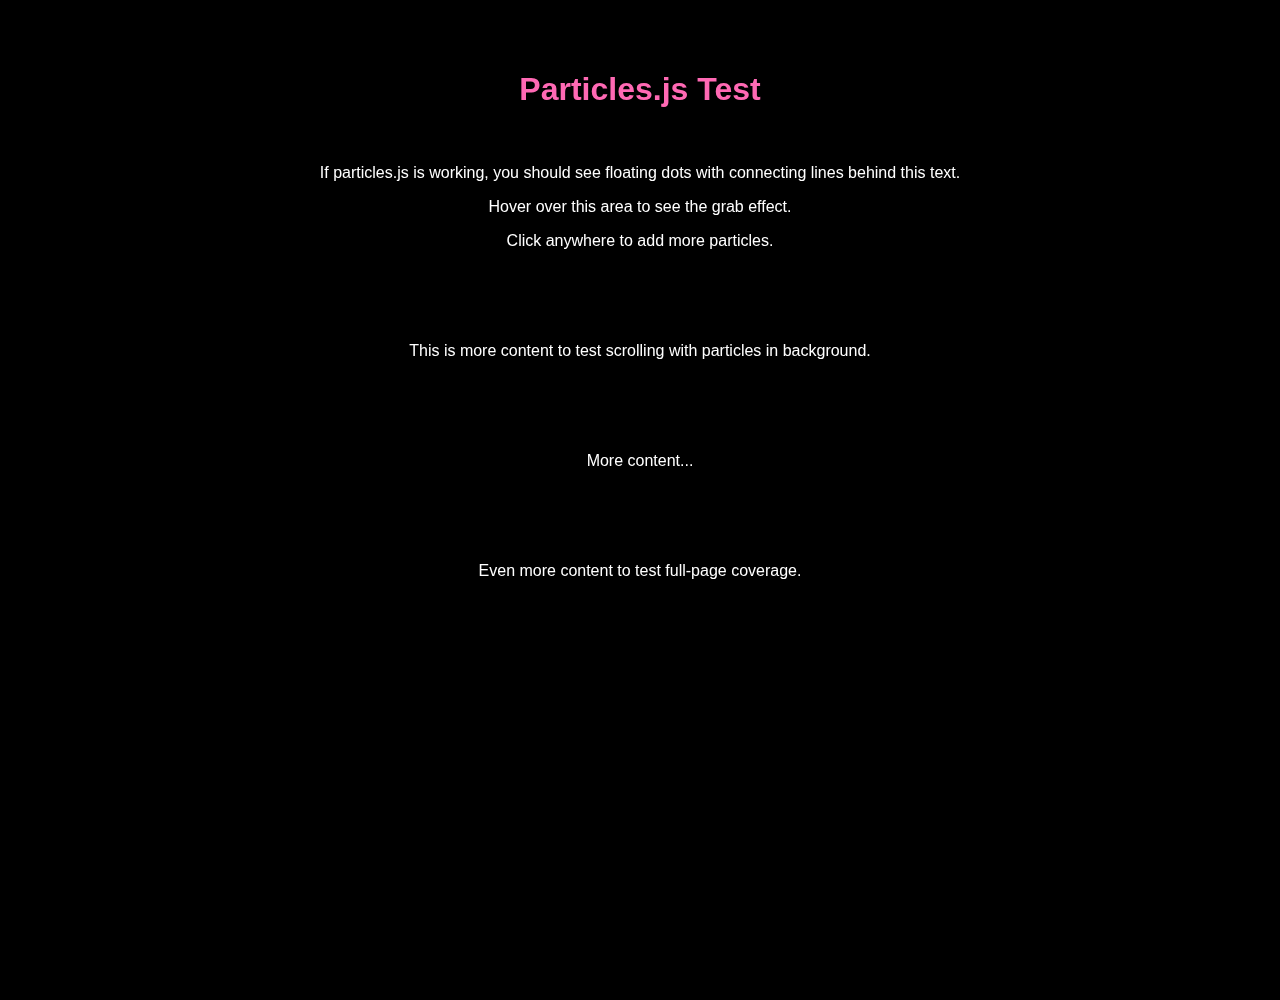
<file: simple-particles-test.html>
<!DOCTYPE html>
<html lang="en">
<head>
    <meta charset="UTF-8">
    <meta name="viewport" content="width=device-width, initial-scale=1.0">
    <title>Simple Particles Test</title>
    <style>
        body {
            margin: 0;
            padding: 0;
            background: #000;
            color: #fff;
            font-family: Arial, sans-serif;
            overflow-x: hidden;
        }
        
        #particles-js {
            position: fixed !important;
            width: 100% !important;
            height: 100% !important;
            top: 0 !important;
            left: 0 !important;
            z-index: -1 !important;
            pointer-events: none !important;
            margin: 0 !important;
            padding: 0 !important;
        }
        
        .content {
            position: relative;
            z-index: 1;
            text-align: center;
            padding: 50px;
            min-height: 100vh;
        }
        
        h1 {
            color: #ff69b4;
            margin-bottom: 20px;
        }
        
        .test-box {
            background: rgba(0, 0, 0, 0.7);
            padding: 20px;
            border-radius: 10px;
            margin: 20px 0;
        }
    </style>
</head>
<body>    
    <div class="content">
        <h1>Particles.js Test</h1>
        <div class="test-box">
            <p>If particles.js is working, you should see floating dots with connecting lines behind this text.</p>
            <p>Hover over this area to see the grab effect.</p>
            <p>Click anywhere to add more particles.</p>
        </div>
        <div class="test-box">
            <p>This is more content to test scrolling with particles in background.</p>
        </div>
        <div class="test-box">
            <p>More content...</p>
        </div>
        <div class="test-box">
            <p>Even more content to test full-page coverage.</p>
        </div>
    </div>

    <!-- Particles.js -->
    <script src="https://cdn.jsdelivr.net/npm/particles.js@2.0.0/particles.min.js"></script>
    
    <script>
        // Create particles container programmatically
        function initTestParticles() {
            // Create particles container
            const particlesContainer = document.createElement('div');
            particlesContainer.id = 'particles-js';
            document.body.appendChild(particlesContainer);
            
            // Initialize particles
            particlesJS("particles-js", {
            "particles": {
                "number": {
                    "value": 80,
                    "density": {
                        "enable": true,
                        "value_area": 800
                    }
                },
                "color": {
                    "value": "#ff69b4"
                },
                "shape": {
                    "type": "circle"
                },
                "opacity": {
                    "value": 0.5,
                    "random": false
                },
                "size": {
                    "value": 3,
                    "random": true
                },
                "line_linked": {
                    "enable": true,
                    "distance": 150,
                    "color": "#ff69b4",
                    "opacity": 0.4,
                    "width": 1
                },
                "move": {
                    "enable": true,
                    "speed": 6,
                    "direction": "none",
                    "random": false,
                    "straight": false,
                    "out_mode": "out",
                    "bounce": false
                }
            },
            "interactivity": {
                "detect_on": "canvas",
                "events": {
                    "onhover": {
                        "enable": true,
                        "mode": "grab"
                    },
                    "onclick": {
                        "enable": true,
                        "mode": "push"
                    },
                    "resize": true
                },
                "modes": {
                    "grab": {
                        "distance": 140,
                        "line_linked": {
                            "opacity": 1
                        }
                    },
                    "push": {
                        "particles_nb": 4
                    }
                }
            },
            "retina_detect": true
        });
        
        console.log('Particles.js initialized');
        }
        
        // Initialize when page loads
        document.addEventListener('DOMContentLoaded', initTestParticles);
    </script>
</body>
</html>
</file>
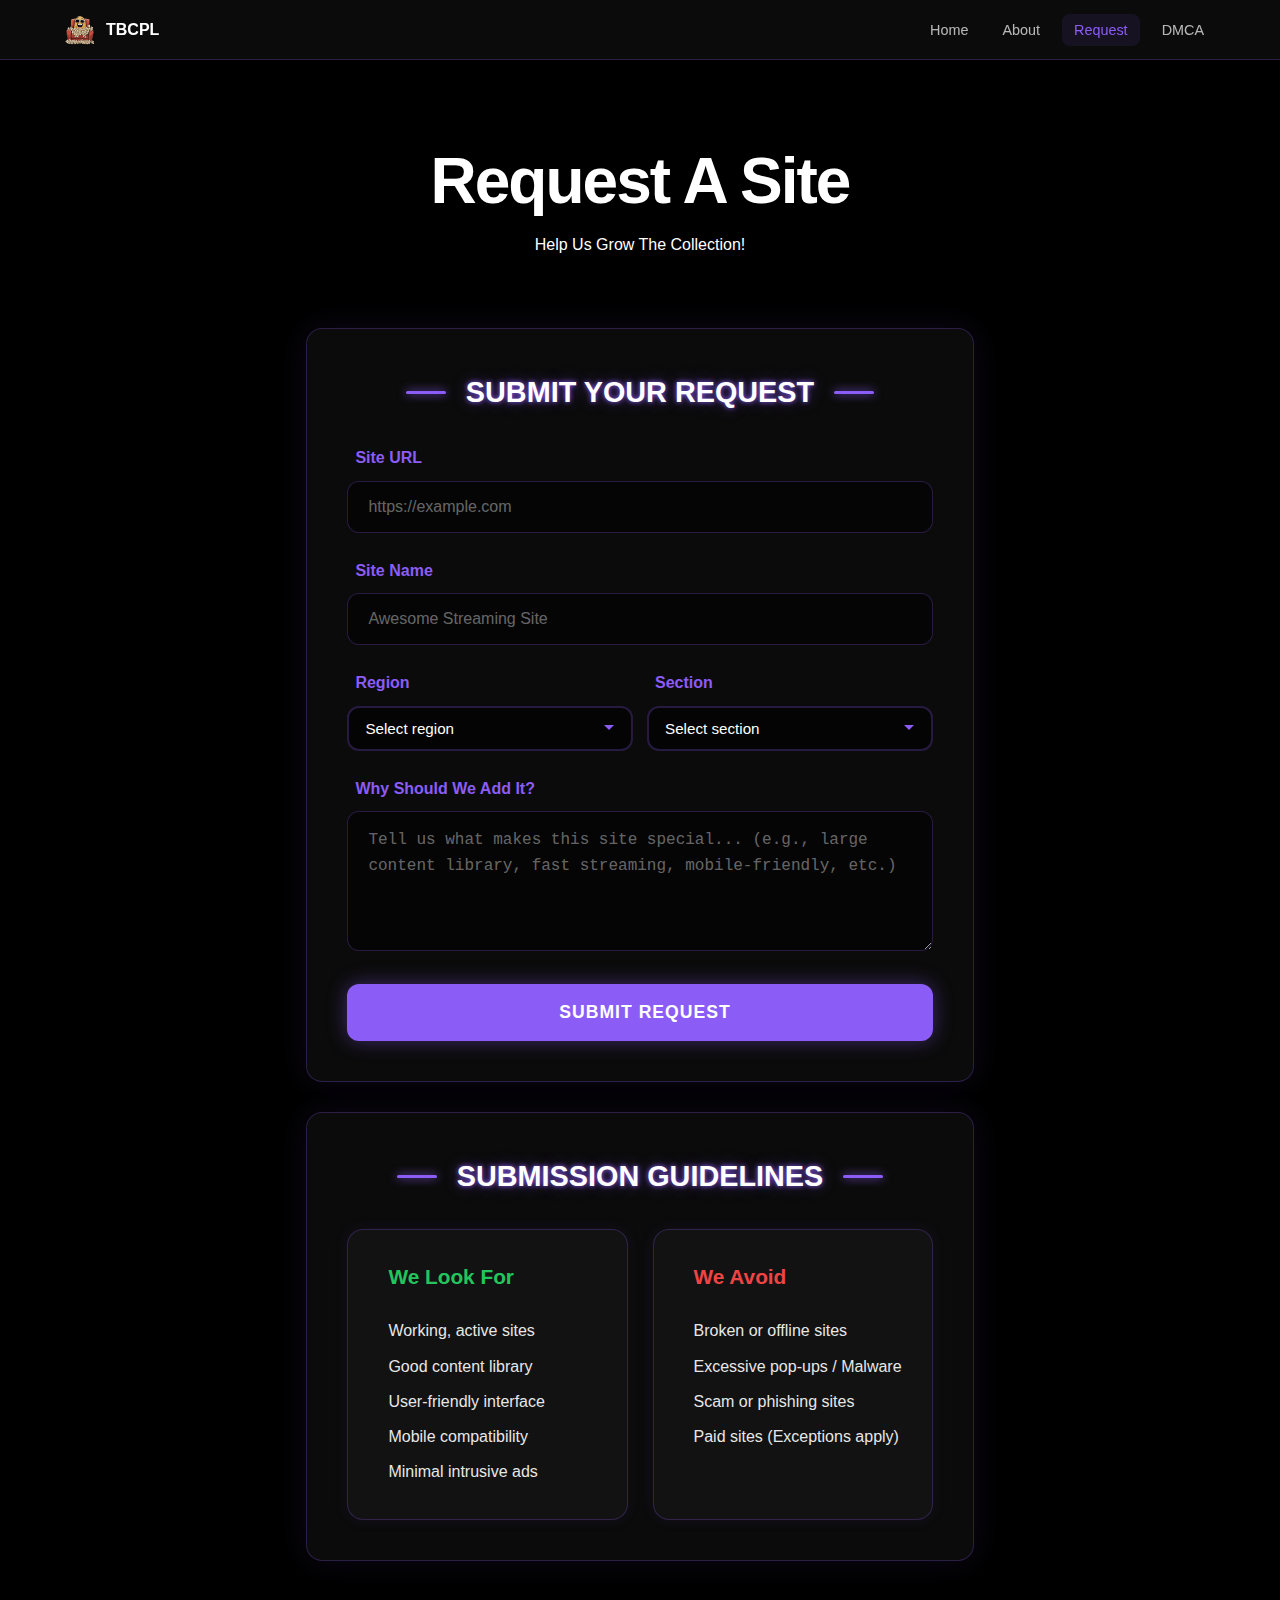
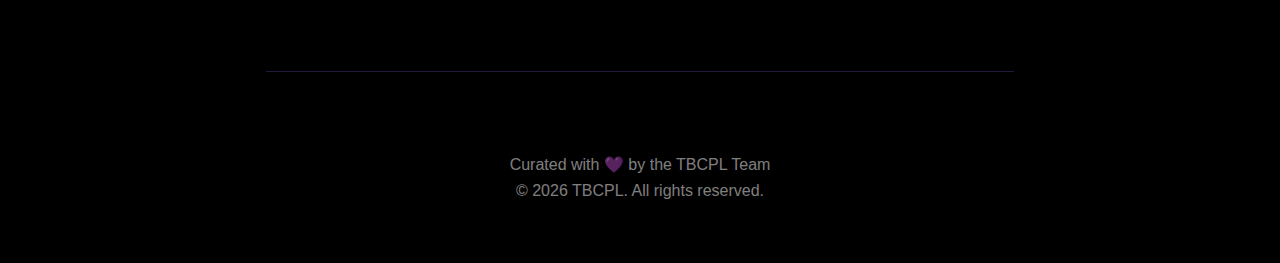
<file: site-request.html>
<!DOCTYPE html>
<html lang="en">
<head>
    <meta charset="UTF-8">
    <meta name="viewport" content="width=device-width, initial-scale=1.0">
    <title>Request A Site - TBCPL</title>
    <meta name="description" content="Request a site to be added to TBCPL">
    <meta name="color-scheme" content="dark">

    <link rel="icon" href="https://tbcpl.lol/logo.png" type="image/png">
    <script src="https://cdnjs.cloudflare.com/ajax/libs/pace/1.2.4/pace.min.js"></script>

    <link rel="stylesheet" href="./css/flash.css">
    <link rel="stylesheet" href="./style.css">

    <link rel="preconnect" href="https://fonts.googleapis.com">
    <link rel="preconnect" href="https://fonts.gstatic.com" crossorigin>
    <link href="https://fonts.googleapis.com/css2?family=Inter:wght@400;600;800&display=swap" rel="stylesheet">
    <link rel="stylesheet" href="https://cdnjs.cloudflare.com/ajax/libs/font-awesome/6.5.0/css/all.min.css">

    <style>
        /* Match the country dropdown on index.html */
        .form-select {
            appearance: none;
            -webkit-appearance: none;
            background: rgba(0, 0, 0, 0.6) url("data:image/svg+xml,%3Csvg xmlns='http://www.w3.org/2000/svg' width='12' height='8' viewBox='0 0 12 8'%3E%3Cpath fill='%238b5cf6' d='M1 1l5 5 5-5'/%3E%3C/svg%3E") no-repeat right 16px center;
            border: 2px solid rgba(139, 92, 246, 0.25);
            border-radius: 12px;
            color: #fff;
            cursor: pointer;
            font-size: 0.95rem;
            font-weight: 500;
            font-family: 'Inter', sans-serif;
            outline: none;
            padding: 12px 44px 12px 16px;
            transition: border-color 0.3s, box-shadow 0.3s;
            width: 100%;
        }
        .form-select:hover { border-color: #8b5cf6; }
        .form-select:focus { border-color: #8b5cf6; box-shadow: 0 0 25px rgba(139, 92, 246, 0.4); }
        .form-select option { background: #0f0f0f; color: #fff; font-weight: 500; }

        .form-row-2 {
            display: grid;
            grid-template-columns: 1fr 1fr;
            gap: 14px;
        }
        @media (max-width: 600px) {
            .form-row-2 { grid-template-columns: 1fr; }
        }
    </style>
</head>

<body>
    <nav class="navbar" id="navbar">
        <div class="nav-container">
            <a href="index.html" class="nav-logo">
                <img src="logo.png" alt="TBCPL" class="nav-logo-img"> TBCPL
            </a>
            <button class="nav-toggle" id="navToggle"><i class="fas fa-bars"></i></button>
            <ul class="nav-menu" id="navMenu">
                <li><a href="index.html" class="nav-link"><i class="fas fa-home"></i> Home</a></li>
                <li><a href="about.html" class="nav-link"><i class="fas fa-info-circle"></i> About</a></li>
                <li><a href="site-request.html" class="nav-link active"><i class="fas fa-plus-circle"></i> Request</a></li>
                <li><a href="dmca.html" class="nav-link"><i class="fas fa-shield-alt"></i> DMCA</a></li>
            </ul>
        </div>
    </nav>

    <div class="container">
        <div class="hero-section">
            <h1 class="hero-title">Request A Site</h1>
            <div class="subtitle">Help Us Grow The Collection!</div>
        </div>

        <div class="page-content">
            <div class="form-section">
                <h2 class="section-header">Submit Your Request</h2>

                <form id="siteRequestForm">
                    <div class="form-group">
                        <label class="form-label"><i class="fas fa-link"></i> Site URL</label>
                        <input type="url" id="siteUrl" class="form-input" placeholder="https://example.com" required>
                    </div>

                    <div class="form-group">
                        <label class="form-label"><i class="fas fa-tag"></i> Site Name</label>
                        <input type="text" id="siteName" class="form-input" placeholder="Awesome Streaming Site" required>
                    </div>

                    <div class="form-row-2">
                        <div class="form-group">
                            <label class="form-label"><i class="fas fa-globe"></i> Region</label>
                            <select id="siteRegion" class="form-select" required>
                                <option value="">Loading regions…</option>
                            </select>
                        </div>

                        <div class="form-group">
                            <label class="form-label"><i class="fas fa-folder"></i> Section</label>
                            <select id="siteCategory" class="form-select" required>
                                <option value="">Select section</option>
                                <option value="movies">🎬 Movies & Shows</option>
                                <option value="anime">⛩️ Anime</option>
                                <option value="manga">📚 Manga / Comics</option>
                                <option value="livetv">📺 Live TV & Sports</option>
                                <option value="paid">💳 Paid Services</option>
                                <option value="apps">📱 Apps</option>
                            </select>
                        </div>
                    </div>

                    <div class="form-group">
                        <label class="form-label"><i class="fas fa-star"></i> Why Should We Add It?</label>
                        <textarea id="siteFeature" class="form-input" placeholder="Tell us what makes this site special... (e.g., large content library, fast streaming, mobile-friendly, etc.)" required></textarea>
                    </div>

                    <button type="submit" class="form-submit">
                        <i class="fas fa-paper-plane"></i> Submit Request
                    </button>
                </form>

                <div id="successMessage" class="success-message">
                    <div class="icon">✅</div>
                    <h3>Request Sent Successfully!</h3>
                    <p>Thank you for your submission. We'll review it and add quality sites to our list.</p>
                </div>
            </div>

            <div class="form-section">
                <h2 class="section-header">Submission Guidelines</h2>

                <div class="guidelines-grid">
                    <div class="guideline-card">
                        <h3 class="positive"><i class="fas fa-check-circle"></i> We Look For</h3>
                        <ul class="guideline-list">
                            <li><i class="fas fa-caret-right"></i> Working, active sites</li>
                            <li><i class="fas fa-caret-right"></i> Good content library</li>
                            <li><i class="fas fa-caret-right"></i> User-friendly interface</li>
                            <li><i class="fas fa-caret-right"></i> Mobile compatibility</li>
                            <li><i class="fas fa-caret-right"></i> Minimal intrusive ads</li>
                        </ul>
                    </div>

                    <div class="guideline-card">
                        <h3 class="negative"><i class="fas fa-times-circle"></i> We Avoid</h3>
                        <ul class="guideline-list">
                            <li><i class="fas fa-caret-right"></i> Broken or offline sites</li>
                            <li><i class="fas fa-caret-right"></i> Excessive pop-ups / Malware</li>
                            <li><i class="fas fa-caret-right"></i> Scam or phishing sites</li>
                            <li><i class="fas fa-caret-right"></i> Paid sites (Exceptions apply)</li>
                        </ul>
                    </div>
                </div>
            </div>
        </div>

        <footer class="footer">
            <div class="footer-links">
                <a href="https://discord.gg/BPxzYVY5UU" target="_blank" class="footer-link"><i class="fab fa-discord"></i></a>
                <a href="https://github.com/N3rdmade/TBCPL/" target="_blank" class="footer-link"><i class="fab fa-github"></i></a>
            </div>
            <p>Curated with 💜 by the TBCPL Team</p>
            <p class="copyright">&copy; 2026 TBCPL. All rights reserved.</p>
        </footer>
    </div>

    <script>
        // Load regions dynamically from regions.json (same source as index.html)
        async function loadRegionsForForm() {
            const select = document.getElementById('siteRegion');
            try {
                const bust = '?v=' + Date.now();
                const r = await fetch('regions.json' + bust, { cache: 'no-store' });
                if (!r.ok) throw new Error('not found');
                const cfg = await r.json();
                select.innerHTML = '<option value="">Select region</option>';
                cfg.regions.filter(rg => rg.enabled !== false).forEach(rg => {
                    const opt = document.createElement('option');
                    opt.value = rg.code;
                    opt.textContent = (rg.flag || '') + ' ' + (rg.name || rg.code);
                    select.appendChild(opt);
                });
            } catch (e) {
                // Fallback hardcoded list if regions.json doesn't exist yet
                const fallback = [
                    {c:'USA',f:'🇺🇸',n:'United States'},
                    {c:'INDIA',f:'🇮🇳',n:'India'},
                    {c:'RUSSIA',f:'🇷🇺',n:'Russia'},
                    {c:'GERMANY',f:'🇩🇪',n:'Germany'},
                    {c:'FRANCE',f:'🇫🇷',n:'France'},
                    {c:'BRAZIL',f:'🇧🇷',n:'Brazil'},
                    {c:'JAPAN',f:'🇯🇵',n:'Japan'},
                    {c:'SOUTHKOREA',f:'🇰🇷',n:'South Korea'},
                    {c:'SPAIN',f:'🇪🇸',n:'Spain'},
                    {c:'ITALY',f:'🇮🇹',n:'Italy'},
                    {c:'CANADA',f:'🇨🇦',n:'Canada'},
                    {c:'AUSTRALIA',f:'🇦🇺',n:'Australia'},
                    {c:'POLAND',f:'🇵🇱',n:'Poland'},
                    {c:'NETHERLANDS',f:'🇳🇱',n:'Netherlands'},
                    {c:'PORTUGAL',f:'🇵🇹',n:'Portugal'},
                ];
                select.innerHTML = '<option value="">Select region</option>';
                fallback.forEach(rg => {
                    const opt = document.createElement('option');
                    opt.value = rg.c;
                    opt.textContent = rg.f + ' ' + rg.n;
                    select.appendChild(opt);
                });
            }
        }

        const form = document.getElementById('siteRequestForm');
        form.addEventListener('submit', async (e) => {
            e.preventDefault();
            const payload = {
                siteUrl: document.getElementById('siteUrl').value,
                siteName: document.getElementById('siteName').value,
                siteFeature: document.getElementById('siteFeature').value,
                region: document.getElementById('siteRegion').value,
                category: document.getElementById('siteCategory').value,
                submittedAt: new Date().toISOString()
            };
            try {
                const res = await fetch('https://api.vidsrc.wtf/tbcpl/site_request', {
                    method: 'POST',
                    headers: { 'Content-Type': 'application/json' },
                    body: JSON.stringify(payload)
                });
                if (res.ok) {
                    form.style.display = 'none';
                    document.getElementById('successMessage').style.display = 'block';
                } else { throw new Error(); }
            } catch (err) { alert('Error sending request. Please contact us on Discord.'); }
        });

        document.getElementById('navToggle').addEventListener('click', () => {
            document.getElementById('navMenu').classList.toggle('active');
        });
        window.addEventListener('scroll', () => {
            document.getElementById('navbar').classList.toggle('scrolled', window.scrollY > 50);
        });

        // Load regions on page load
        loadRegionsForForm();
    </script>
</body>
<!-- Google tag (gtag.js) -->
<script async src="https://www.googletagmanager.com/gtag/js?id=G-TD8F20DS4V"></script>
<script>
  window.dataLayer = window.dataLayer || [];
  function gtag(){dataLayer.push(arguments);}
  gtag('js', new Date());

  gtag('config', 'G-TD8F20DS4V');
</script>
</html>
</file>
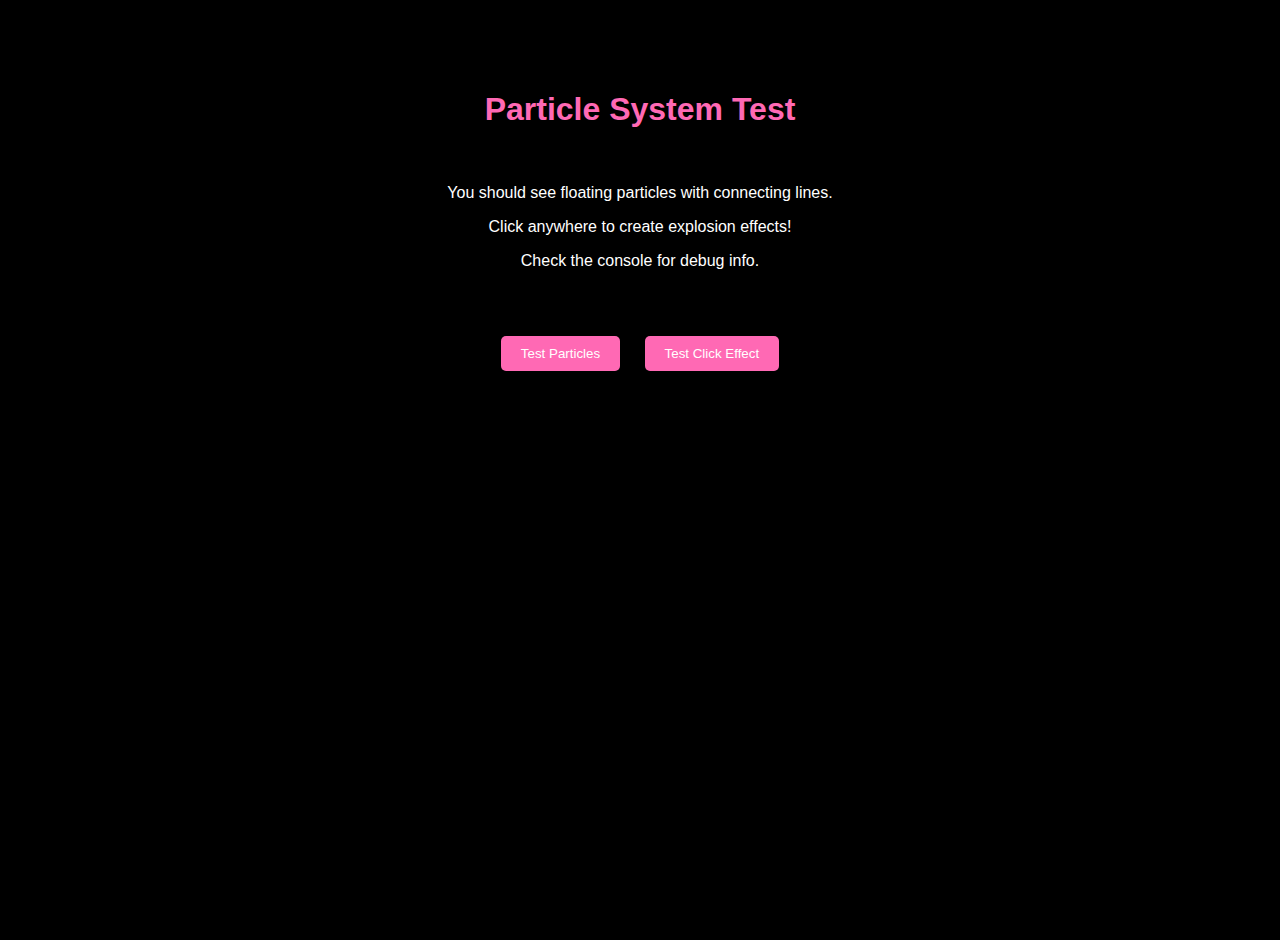
<file: test-particles.html>
<!DOCTYPE html>
<html lang="en">
<head>
    <meta charset="UTF-8">
    <meta name="viewport" content="width=device-width, initial-scale=1.0">
    <title>Particle Test</title>
    <style>
        body {
            margin: 0;
            padding: 20px;
            background: #000;
            color: #fff;
            font-family: Arial, sans-serif;
            min-height: 100vh;
        }
        .test-content {
            position: relative;
            z-index: 10;
            text-align: center;
            padding: 50px;
        }
        h1 {
            color: #ff69b4;
            margin-bottom: 20px;
        }
        .info {
            background: rgba(0, 0, 0, 0.7);
            padding: 20px;
            border-radius: 10px;
            margin: 20px 0;
        }
        button {
            background: #ff69b4;
            color: white;
            border: none;
            padding: 10px 20px;
            border-radius: 5px;
            cursor: pointer;
            margin: 10px;
        }
    </style>
</head>
<body>
    <!-- Particles Background -->
    <div id="particles-js"></div>
    
    <div class="test-content">
        <h1>Particle System Test</h1>
        <div class="info">
            <p>You should see floating particles with connecting lines.</p>
            <p>Click anywhere to create explosion effects!</p>
            <p>Check the console for debug info.</p>
        </div>
        <button onclick="testParticles()">Test Particles</button>
        <button onclick="testClick()">Test Click Effect</button>
    </div>

    <!-- Particles.js Library and Configuration -->
    <script src="https://cdn.jsdelivr.net/npm/particles.js@2.0.0/particles.min.js"></script>
    <script src="js/particles-config.js"></script>
    <script src="js/particles-init.js"></script>
    <script src="js/mouse-effects.js"></script>
    
    <script>
        function testParticles() {
            console.log('Testing particles...');
            if (typeof pJSDom !== 'undefined' && pJSDom[0]) {
                console.log('Particles.js loaded:', pJSDom[0]);
                console.log('Particles count:', pJSDom[0].pJS.particles.array.length);
                console.log('Canvas:', pJSDom[0].pJS.canvas.el);
            } else if (window.particlesLoaded) {
                console.log('Particles initialized but pJSDom not available');
            } else {
                console.log('No particles found!');
            }
        }
        
        function testClick() {
            if (window.mouseEffects) {
                window.mouseEffects.cursor.x = window.innerWidth / 2;
                window.mouseEffects.cursor.y = window.innerHeight / 2;
                window.mouseEffects.createClickEffect();
            }
        }
        
        // Auto-test after 2 seconds
        setTimeout(testParticles, 2000);
    </script>
</body>
</html>
</file>
<file: css/flash.css>
.pace {
	-webkit-pointer-events: none;
	pointer-events: none;
	-webkit-user-select: none;
	-moz-user-select: none;
	user-select: none;
}

.pace-inactive {
	display: none;
}

.pace .pace-progress {
	background: #29d;
	position: fixed;
	z-index: 2000;
	top: 0;
	right: 100%;
	width: 100%;
	height: 2px;
}

.pace .pace-progress-inner {
	display: block;
	position: absolute;
	right: 0px;
	width: 100px;
	height: 100%;
	box-shadow: 0 0 10px #29d, 0 0 5px #29d;
	opacity: 1.0;
	-webkit-transform: rotate(3deg) translate(0px, -4px);
	-moz-transform: rotate(3deg) translate(0px, -4px);
	-ms-transform: rotate(3deg) translate(0px, -4px);
	-o-transform: rotate(3deg) translate(0px, -4px);
	transform: rotate(3deg) translate(0px, -4px);
}

.pace .pace-activity {
	display: block;
	position: fixed;
	z-index: 2000;
	top: 15px;
	right: 15px;
	width: 14px;
	height: 14px;
	border: solid 2px transparent;
	border-top-color: #29d;
	border-left-color: #29d;
	border-radius: 10px;
	-webkit-animation: pace-spinner 400ms linear infinite;
	-moz-animation: pace-spinner 400ms linear infinite;
	-ms-animation: pace-spinner 400ms linear infinite;
	-o-animation: pace-spinner 400ms linear infinite;
	animation: pace-spinner 400ms linear infinite;
}

@-webkit-keyframes pace-spinner {
	0% { -webkit-transform: rotate(0deg); transform: rotate(0deg); }
	100% { -webkit-transform: rotate(360deg); transform: rotate(360deg); }
}
@-moz-keyframes pace-spinner {
	0% { -moz-transform: rotate(0deg); transform: rotate(0deg); }
	100% { -moz-transform: rotate(360deg); transform: rotate(360deg); }
}
@-o-keyframes pace-spinner {
	0% { -o-transform: rotate(0deg); transform: rotate(0deg); }
	100% { -o-transform: rotate(360deg); transform: rotate(360deg); }
}
@-ms-keyframes pace-spinner {
	0% { -ms-transform: rotate(0deg); transform: rotate(0deg); }
	100% { -ms-transform: rotate(360deg); transform: rotate(360deg); }
}
@keyframes pace-spinner {
	0% { transform: rotate(0deg); transform: rotate(0deg); }
	100% { transform: rotate(360deg); transform: rotate(360deg); }
}
</file>
<file: style.css>
/* ===================================
   TBCPL - AMOLED Purple Glass
   Final Theme: Smart Presentation Mode
   =================================== */

:root {
    --background: #000000;
    --surface-glass: rgba(15, 15, 15, 0.75);
    --border: rgba(139, 92, 246, 0.25);
    --accent-primary: #8b5cf6;
    --accent-hover: #a78bfa;
    --accent-glow: rgba(139, 92, 246, 0.4);
    --glass-blur: blur(8px); 
    --radius-pill: 50px;
    --radius-lg: 16px;
    --font-sans: 'Inter', sans-serif;
}

* { margin: 0; padding: 0; box-sizing: border-box; }

html {
    background-color: var(--background);
    color-scheme: dark !important;
    scrollbar-width: thin;
    scrollbar-color: var(--accent-primary) #000;
    scroll-behavior: smooth;
}

body {
    font-family: var(--font-sans);
    background: var(--background);
    color: #fff;
    line-height: 1.6;
    padding-top: 70px;
    -webkit-font-smoothing: antialiased;
    display: flex;
    flex-direction: column;
    min-height: 100vh;
}

.container { 
    max-width: 1200px; margin: 0 auto; padding: 0 20px; 
    flex: 1; 
    display: flex; flex-direction: column;
}

/* === NAVIGATION === */
.navbar { position: fixed; top: 0; left: 0; right: 0; height: 60px; background: var(--surface-glass); backdrop-filter: var(--glass-blur); -webkit-backdrop-filter: var(--glass-blur); border-bottom: 1px solid var(--border); z-index: 1000; }
.nav-container { max-width: 1200px; margin: 0 auto; padding: 0 24px; height: 100%; display: flex; justify-content: space-between; align-items: center; }
.nav-logo { font-weight: 800; text-decoration: none; color: #fff; display: flex; align-items: center; gap: 10px; }
.nav-logo-img { height: 32px; }
.nav-menu { display: flex; list-style: none; gap: 10px; }
.nav-link { color: rgba(255,255,255,0.7); text-decoration: none; font-size: 0.9rem; padding: 8px 12px; transition: 0.2s; border-radius: 8px; }
.nav-link.active, .nav-link:hover { color: var(--accent-primary); background: rgba(139, 92, 246, 0.1); }
.nav-toggle { display: none; background: none; border: none; color: var(--accent-primary); font-size: 1.5rem; cursor: pointer; }

/* === LAYOUT CONTAINERS === */
.hero-section { text-align: center; padding: 60px 0 30px; }
.hero-title { font-size: clamp(2.5rem, 5vw, 4rem); font-weight: 800; letter-spacing: -2px; }

/* DYNAMIC TITLE LETTERS */
.brand-letter {
    color: var(--accent-primary);
    text-shadow: 0 0 15px var(--accent-glow);
}

.warning-card { background: var(--surface-glass); border: 1px solid var(--border); border-left: 4px solid var(--accent-primary); border-radius: 12px; padding: 20px; margin-bottom: 40px; backdrop-filter: var(--glass-blur); }
.community-section-compact { display: flex; justify-content: center; align-items: center; margin-bottom: 35px; }
.community-links { display: flex; gap: 30px; }
.standard-link { color: var(--accent-primary); text-decoration: none; font-weight: 600; display: inline-flex; align-items: center; vertical-align: middle; }
.inline-icon { height: 22px; width: auto; margin: 0 6px; vertical-align: middle; }

/* === SEARCH === */
.search-wrapper {
    display: flex;
    flex-direction: column;
    align-items: center;
    margin-bottom: 40px;
}

.search-pill {
    width: 100%;
    max-width: 500px;
    padding: 18px 30px;
    border-radius: var(--radius-pill);
    border: 2px solid var(--border);
    background: rgba(0, 0, 0, 0.6);
    color: #fff;
    font-size: 1rem;
    outline: none;
    transition: 0.3s;
    text-align: center;
}

.search-pill::placeholder {
    color: rgba(255, 255, 255, 0.5);
}

.search-pill:focus {
    border-color: var(--accent-primary);
    box-shadow: 0 0 25px var(--accent-glow);
}

.filter-buttons {
    display: flex;
    justify-content: center;
    gap: 10px;
    margin-top: 20px;
    flex-wrap: wrap;
}

.filter-btn {
    padding: 10px 20px;
    background: transparent;
    border: 1px solid var(--border);
    border-radius: var(--radius-pill);
    color: rgba(255, 255, 255, 0.7);
    font-weight: 600;
    font-size: 0.9rem;
    cursor: pointer;
    transition: 0.3s;
}

.filter-btn:hover {
    border-color: var(--accent-primary);
    color: #fff;
    background: rgba(139, 92, 246, 0.15);
}

.filter-btn.active {
    background: var(--accent-primary);
    border-color: var(--accent-primary);
    color: white;
    box-shadow: 0 0 15px var(--accent-glow);
}

/* === VERTICAL SLIDE DOT INDICATORS === */
.slide-indicators { position: fixed; right: 25px; top: 50%; transform: translateY(-50%); display: flex; flex-direction: column; gap: 15px; z-index: 999; }
.slide-dot { width: 10px; height: 10px; border-radius: 50%; background: rgba(255,255,255,0.2); cursor: pointer; transition: 0.3s; }
.slide-dot:hover { background: rgba(255,255,255,0.5); transform: scale(1.2); }
.slide-dot.active { background: var(--accent-primary); box-shadow: 0 0 12px var(--accent-glow); transform: scale(1.4); }

/* === POWERPOINT SCROLL ZONES === */
#categories-container {
    padding-bottom: 20px;
}

.section-header { display: flex; align-items: center; justify-content: center; gap: 20px; text-align: center; font-size: 1.8rem; margin-bottom: 30px; color: #fff; text-transform: uppercase; font-weight: 800; text-shadow: 0 0 15px var(--accent-glow), 0 0 5px var(--accent-primary); }
.section-header::before, .section-header::after { content: ''; flex: 0 1 40px; height: 3px; background: var(--accent-primary); border-radius: var(--radius-pill); box-shadow: 0 0 10px var(--accent-primary); }

.section {
    background: var(--surface-glass);
    border: 1px solid var(--border);
    border-radius: var(--radius-lg);
    padding: 35px;
    backdrop-filter: var(--glass-blur);
    opacity: 1;
    transform: translateY(0);
    margin-top: 30px;
    box-shadow: 0 0 20px rgba(139, 92, 246, 0.1);
}

.links-grid { display: grid; grid-template-columns: repeat(5, 1fr); gap: 18px; }
.link-card {
    background: rgba(255, 255, 255, 0.03);
    border: 1px solid var(--border);
    border-radius: 12px;
    padding: 20px;
    display: flex;
    align-items: center;
    justify-content: center;
    transition: 0.3s;
    min-height: 95px;
    box-shadow: 0 0 10px rgba(139, 92, 246, 0.08);
}
.link-card:hover { border-color: var(--accent-primary); background: var(--accent-glow); transform: translateY(-4px); box-shadow: 0 0 20px var(--accent-glow); }
.card-logo { max-width: 100%; max-height: 45px; object-fit: contain; }

/* === NEON GRADIENT SCROLLBAR === */
::-webkit-scrollbar { width: 14px !important; }
::-webkit-scrollbar-track { background: #000 !important; }
::-webkit-scrollbar-thumb { background: linear-gradient(180deg, var(--accent-primary) 0%, #000 100%) !important; border-radius: 10px; border: 3px solid #000; }

@media (max-width: 768px) {
    .nav-toggle { display: block; }
    .nav-menu { position: fixed; top: 60px; left: 0; right: 0; flex-direction: column; background: #000; padding: 20px; display: none; border-bottom: 1px solid var(--border); }
    .nav-menu.active { display: flex; }
    .section-header::before, .section-header::after { flex: 0 1 20px; }
    .search-pill { max-width: 100%; padding: 15px 25px; font-size: 0.95rem; }
    .filter-buttons { gap: 8px; }
    .filter-btn { padding: 8px 14px; font-size: 0.8rem; }
    .links-grid { grid-template-columns: repeat(2, 1fr); gap: 12px; }
    .link-card { padding: 15px; min-height: 80px; }
    .section { padding: 20px; }
}

/* === SCROLL TO TOP BUTTON === */
.scroll-top-btn {
    position: fixed;
    bottom: 30px;
    right: 30px;
    width: 56px;
    height: 56px;
    border-radius: 50%;
    background: rgba(0, 0, 0, 0.9);
    border: 2px solid var(--accent-primary);
    cursor: pointer;
    z-index: 9999;
    display: flex;
    align-items: center;
    justify-content: center;
    opacity: 0;
    pointer-events: none;
    transition: opacity 0.3s, transform 0.3s;
}

.scroll-top-btn.visible {
    opacity: 1;
    pointer-events: auto;
}

.scroll-top-btn:hover {
    transform: scale(1.1);
    border-color: var(--accent-primary);
}

.scroll-top-btn svg {
    position: absolute;
    width: 56px;
    height: 56px;
    transform: rotate(-90deg);
}

.scroll-top-btn .progress-ring {
    fill: none;
    stroke: var(--accent-primary);
    stroke-width: 3;
    stroke-linecap: round;
    transition: stroke-dashoffset 0.1s;
}

.scroll-top-btn .progress-bg {
    fill: none;
    stroke: rgba(255, 255, 255, 0.1);
    stroke-width: 3;
}

.scroll-top-btn .arrow {
    color: #fff;
    font-size: 18px;
    z-index: 1;
}

@media (max-width: 768px) {
    .scroll-top-btn {
        bottom: 20px;
        right: 20px;
        width: 45px;
        height: 45px;
    }
    .scroll-top-btn svg {
        width: 45px;
        height: 45px;
    }
}

/* === PAGE CONTENT (Forms, About, etc) === */
.page-content {
    max-width: 900px;
    margin: 0 auto;
    padding: 40px;
}

.form-section {
    background: var(--surface-glass);
    border: 1px solid var(--border);
    border-radius: var(--radius-lg);
    padding: 40px;
    margin-bottom: 30px;
    box-shadow: 0 0 30px rgba(139, 92, 246, 0.1);
}

.form-group {
    margin-bottom: 25px;
}

.form-label {
    display: block;
    margin-bottom: 10px;
    font-weight: 600;
    color: var(--accent-primary);
    font-size: 1rem;
}

.form-label i {
    margin-right: 8px;
}

.form-input {
    width: 100%;
    padding: 16px 20px;
    border-radius: 12px;
    border: 1px solid var(--border);
    background: rgba(0, 0, 0, 0.5);
    color: #fff;
    font-size: 1rem;
    outline: none;
    transition: 0.3s;
}

.form-input:focus {
    border-color: var(--accent-primary);
    box-shadow: 0 0 20px var(--accent-glow);
}

.form-input::placeholder {
    color: rgba(255, 255, 255, 0.4);
}

textarea.form-input {
    min-height: 140px;
    resize: vertical;
    line-height: 1.6;
}

.form-submit {
    width: 100%;
    padding: 18px;
    font-size: 1.1rem;
    font-weight: 800;
    text-transform: uppercase;
    letter-spacing: 1px;
    background: var(--accent-primary);
    border: none;
    border-radius: 12px;
    color: #fff;
    cursor: pointer;
    transition: 0.3s;
    box-shadow: 0 0 20px var(--accent-glow);
}

.form-submit:hover {
    transform: translateY(-2px);
    box-shadow: 0 0 30px var(--accent-glow);
}

.form-submit i {
    margin-right: 10px;
}

.success-message {
    text-align: center;
    padding: 40px;
    border: 2px solid #22c55e;
    border-radius: 16px;
    background: rgba(34, 197, 94, 0.08);
    display: none;
}

.success-message .icon {
    font-size: 4rem;
    margin-bottom: 15px;
}

.success-message h3 {
    color: #22c55e;
    margin-bottom: 10px;
    font-size: 1.5rem;
}

.success-message p {
    opacity: 0.8;
    font-size: 1rem;
}

/* Guidelines Cards */
.guidelines-grid {
    display: grid;
    grid-template-columns: repeat(2, 1fr);
    gap: 25px;
    margin-top: 20px;
}

.guideline-card {
    background: rgba(255, 255, 255, 0.03);
    border: 1px solid var(--border);
    border-radius: 16px;
    padding: 30px;
    box-shadow: 0 0 15px rgba(139, 92, 246, 0.08);
}

.guideline-card h3 {
    margin-bottom: 20px;
    font-size: 1.3rem;
    display: flex;
    align-items: center;
    gap: 10px;
}

.guideline-card h3.positive { color: #22c55e; }
.guideline-card h3.negative { color: #ef4444; }

.guideline-list {
    list-style: none;
    line-height: 2.2;
}

.guideline-list li {
    display: flex;
    align-items: center;
    gap: 10px;
    opacity: 0.9;
}

.guideline-list li i {
    color: var(--accent-primary);
    font-size: 0.8rem;
}

/* Info Cards for About/DMCA pages */
.info-card {
    background: var(--surface-glass);
    border: 1px solid var(--border);
    border-radius: var(--radius-lg);
    padding: 35px;
    margin-bottom: 25px;
    box-shadow: 0 0 20px rgba(139, 92, 246, 0.1);
}

.info-card h2 {
    color: var(--accent-primary);
    margin-bottom: 20px;
    font-size: 1.5rem;
    display: flex;
    align-items: center;
    gap: 12px;
}

.info-card p {
    line-height: 1.8;
    opacity: 0.9;
    margin-bottom: 15px;
}

.info-card a {
    color: var(--accent-primary);
    text-decoration: none;
    font-weight: 600;
}

.info-card a:hover {
    text-decoration: underline;
}

@media (max-width: 768px) {
    .page-content {
        padding: 20px;
    }
    .form-section {
        padding: 25px;
    }
    .guidelines-grid {
        grid-template-columns: 1fr;
    }
    .guideline-card {
        padding: 25px;
    }
}

/* === FOOTER UPDATES === */
.footer {
    text-align: center;
    padding: 60px 0;
    border-top: 1px solid var(--border);
    margin-top: 40px;
    color: rgba(255,255,255,0.5);
}

.footer-links {
    display: flex;
    justify-content: center;
    gap: 20px;
    margin-bottom: 20px;
}

.footer-link {
    color: rgba(255, 255, 255, 0.6);
    font-size: 1.5rem;
    transition: 0.3s;
}

.footer-link:hover {
    color: var(--accent-primary);
    transform: translateY(-3px);
}
</file>
